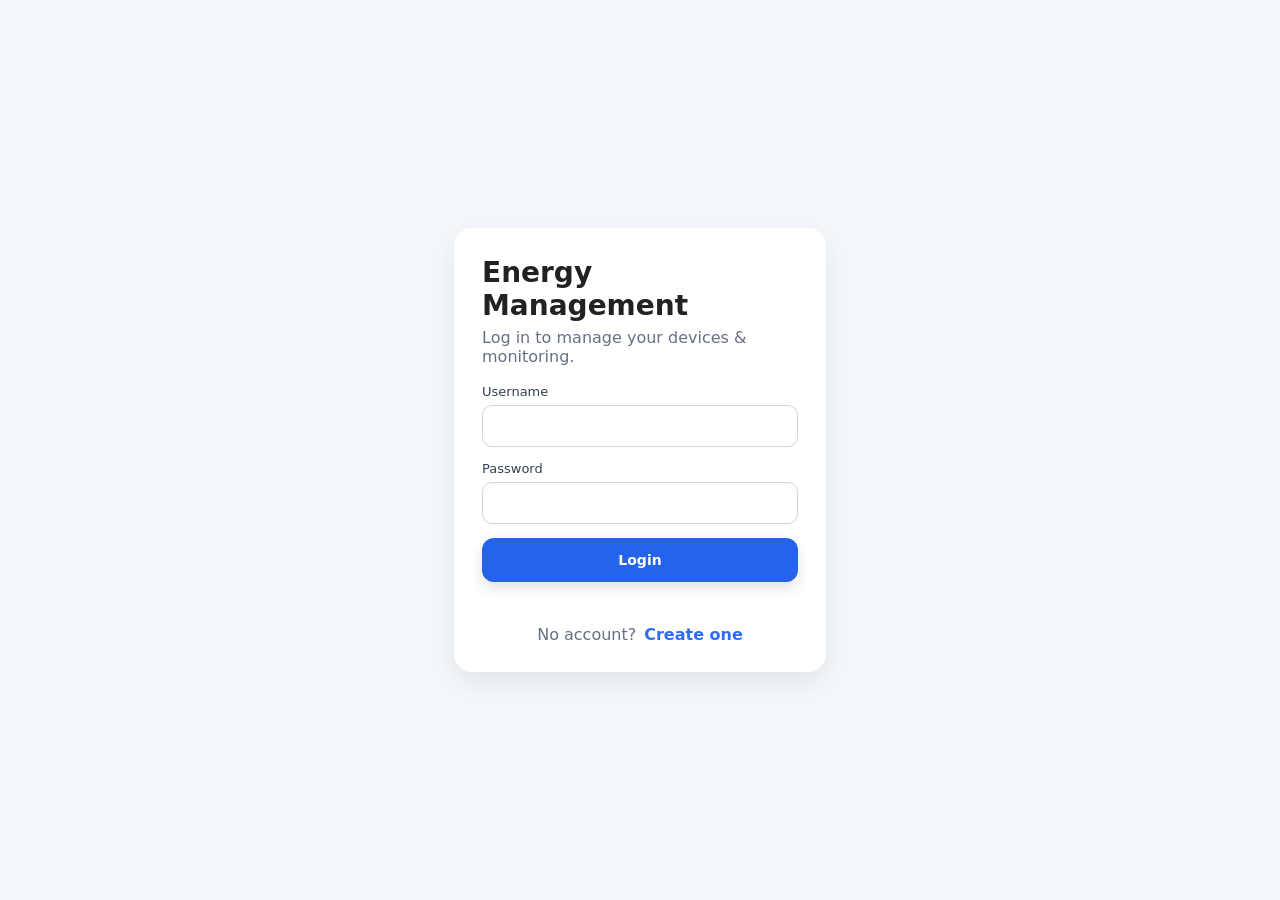
<file: frontend/login.html>
<!DOCTYPE html>
<html lang="en">
<head>
    <meta charset="UTF-8" />
    <title>Energy Management - Login</title>
    <meta name="viewport" content="width=device-width, initial-scale=1.0" />
    <link rel="stylesheet" href="styles.css" />
</head>
<body class="auth-body">
    <main class="auth-container">
        <div class="auth-card">
        <h1 class="auth-title">Energy Management</h1>
        <p class="auth-subtitle">Log in to manage your devices & monitoring.</p>

        <form id="loginForm" class="auth-form">
            <div class="auth-field">
            <label for="username">Username</label>
            <input id="username" type="text" autocomplete="username" required />
            </div>

            <div class="auth-field">
            <label for="password">Password</label>
            <input id="password" type="password" autocomplete="current-password" required />
            </div>

            <button class="primary-btn full" type="submit">Login</button>
        </form>

        <div id="loginStatus" class="status"></div>

        <div class="auth-footer">
            <span>No account?</span>
            <a class="link-btn" href="/register.html">Create one</a>
        </div>
        </div>
    </main>

    <script src="login.js"></script>
</body>
</html>
</file>
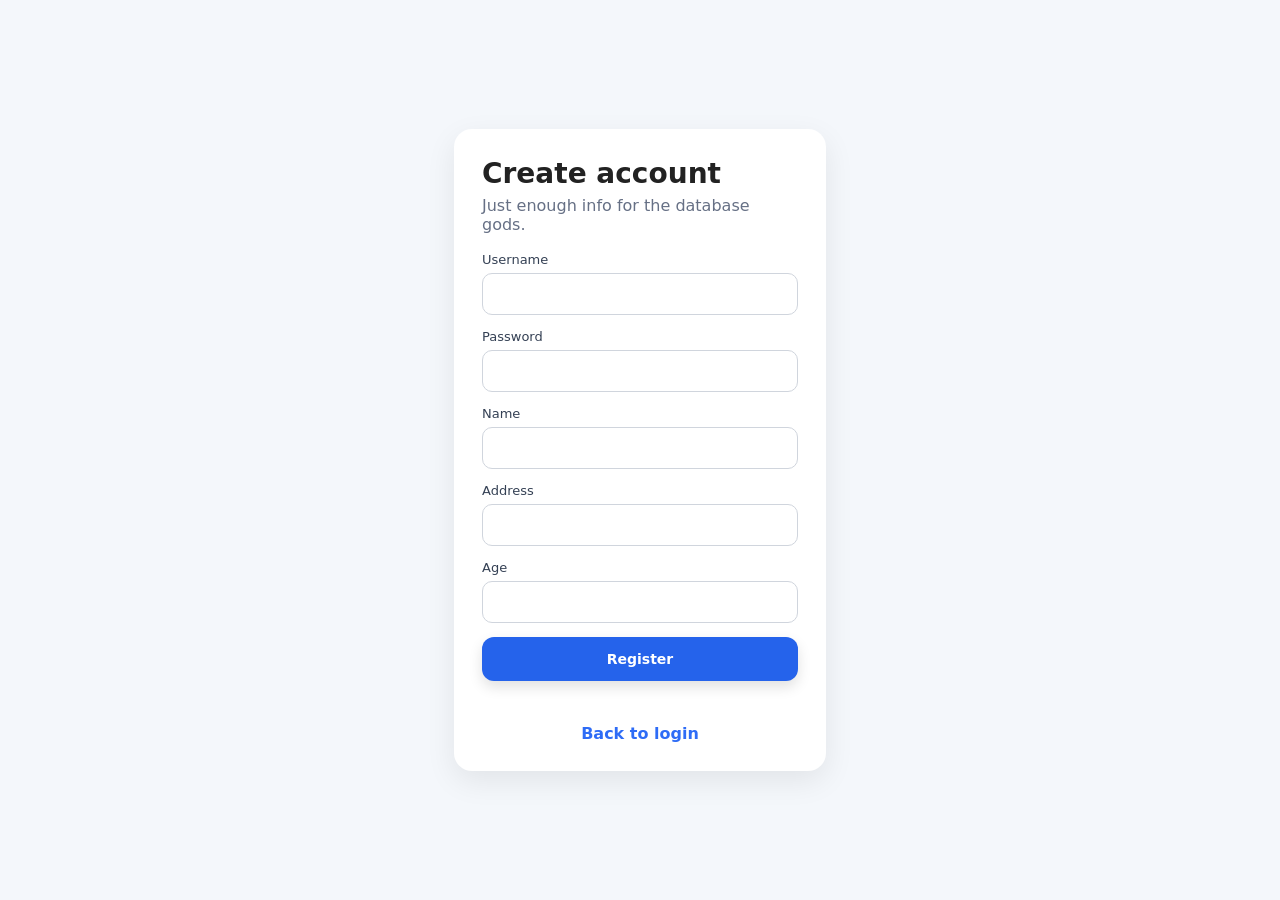
<file: frontend/register.html>
<!DOCTYPE html>
<html lang="en">
<head>
    <meta charset="UTF-8" />
    <title>Energy Management - Register</title>
    <meta name="viewport" content="width=device-width, initial-scale=1.0" />
    <link rel="stylesheet" href="styles.css" />
</head>
<body class="auth-body">
    <main class="auth-container">
        <div class="auth-card">
        <h1 class="auth-title">Create account</h1>
        <p class="auth-subtitle">Just enough info for the database gods.</p>

        <form id="registerForm" class="auth-form">
            <div class="auth-field">
                <label>Username</label>
                <input id="username" type="text" required />
            </div>

            <div class="auth-field">
                <label>Password</label>
                <input id="password" type="password" required />
            </div>

            <div class="auth-field">
                <label>Name</label>
                <input id="name" type="text" required />
            </div>

            <div class="auth-field">
                <label>Address</label>
                <input id="address" type="text" required />
            </div>

            <div class="auth-field">
                <label>Age</label>
                <input id="age" type="number" required />
            </div>

            <button class="primary-btn full" type="submit">Register</button>
        </form>

        <div id="registerStatus" class="status"></div>
        <script src="./register.js"></script>



        <div class="auth-footer">
            <a class="link-btn" href="/login.html">Back to login</a>
        </div>
        </div>
    </main>

</body>
</html>
</file>
<file: frontend/styles.css>
/* ---------- RESET MIC ---------- */
* {
  box-sizing: border-box;
}

body {
  margin: 0;
  font-family: system-ui, -apple-system, BlinkMacSystemFont, "Segoe UI", sans-serif;
  background: #f4f6fb;
  color: #222;
}

/* ---------- NAVBAR COMUN ---------- */
.top-bar {
  display: flex;
  justify-content: space-between;
  align-items: center;
  padding: 0.75rem 3rem;
  background: #ffffff;
  border-bottom: 1px solid #e1e5f0;
  box-shadow: 0 2px 6px rgba(15, 23, 42, 0.05);
}

.brand {
  font-weight: 700;
  font-size: 1.2rem;
  color: #1a73e8;
}

.top-nav {
  display: flex;
  gap: 1rem;
  align-items: center;
}

.top-nav a {
  text-decoration: none;
  color: #333;
  font-size: 0.95rem;
  padding: 0.35rem 0.9rem;
  border-radius: 999px;
  transition: background 0.15s ease, color 0.15s ease;
}

.top-nav a:hover {
  background: #e3edff;
}

.top-nav a.active {
  background: #1a73e8;
  color: #fff;
  font-weight: 600;
}

/* ---------- PAGINA ADMIN (index.html) ---------- */

h1 {
  text-align: left;
  max-width: 1100px;
  margin: 2rem auto 0.5rem;
  font-size: 2.2rem;
}

.subtitle {
  max-width: 1100px;
  margin: 0 auto 1.5rem;
  color: #555;
  line-height: 1.4;
}

.subtitle code {
  background: #eef2ff;
  padding: 0.1rem 0.35rem;
  border-radius: 4px;
}

/* butoane overview sus */
.buttons {
  max-width: 1100px;
  margin: 0 auto 1.5rem;
  display: flex;
  flex-wrap: wrap;
  gap: 0.75rem;
}

.buttons button {
  display: inline-flex;
  align-items: center;
  gap: 0.4rem;
  border: none;
  border-radius: 999px;
  padding: 0.45rem 0.95rem;
  cursor: pointer;
  background: #22c55e;
  color: #fff;
  font-weight: 500;
  font-size: 0.9rem;
  box-shadow: 0 1px 3px rgba(16, 185, 129, 0.3);
}

.buttons button:hover {
  background: #16a34a;
}

.badge-get,
.badge-post {
  padding: 0.15rem 0.45rem;
  border-radius: 999px;
  font-size: 0.75rem;
  font-weight: 700;
  color: #fff;
}

.badge-get {
  background: #2563eb;
}

.badge-post {
  background: #9333ea;
}

/* carduri / fieldset-uri */
fieldset {
  max-width: 1100px;
  margin: 1rem auto;
  border-radius: 10px;
  border: 1px solid #dde3f0;
  background: #ffffff;
  padding: 1.25rem 1.5rem 1.4rem;
  box-shadow: 0 4px 10px rgba(15, 23, 42, 0.04);
}

legend {
  padding: 0 0.4rem;
  font-weight: 600;
  color: #111827;
}

/* rânduri formular */
.form-row {
  display: flex;
  align-items: center;
  gap: 0.75rem;
  margin-bottom: 0.65rem;
}

.form-row label {
  flex: 0 0 150px;
  font-size: 0.9rem;
  color: #374151;
}

.form-row input,
.form-row select {
  flex: 1;
  padding: 0.45rem 0.6rem;
  border-radius: 6px;
  border: 1px solid #cbd5f1;
  font-size: 0.9rem;
  background: #f9fafb;
}

.form-row input:focus,
.form-row select:focus {
  outline: none;
  border-color: #1d4ed8;
  box-shadow: 0 0 0 2px rgba(59, 130, 246, 0.25);
}

/* butoane generale */
button {
  font-family: inherit;
}

fieldset > button {
  margin-top: 0.7rem;
  padding: 0.45rem 1rem;
  border-radius: 999px;
  border: none;
  background: #22c55e;
  color: #fff;
  font-weight: 500;
  cursor: pointer;
  display: inline-flex;
  align-items: center;
  gap: 0.4rem;
}

fieldset > button:hover {
  background: #16a34a;
}

/* zona de rezultat */
pre#result {
  max-height: 260px;
  overflow: auto;
  background: #0f172a;
  color: #e5e7eb;
  padding: 0.85rem 1rem;
  border-radius: 8px;
  font-size: 0.85rem;
}

/* ---------- PAGINA MONITORING (charts.html) ---------- */

/* container principal */
.page-container {
  max-width: 1100px;
  margin: 2rem auto 3rem;
  padding: 0 1.5rem;
}

.page-title {
  text-align: center;
  font-size: 32px;
  margin-top: 40px;
  margin-bottom: 40px;
}

/* formularul cu select-urile & data */
.monitoring-controls {
  max-width: 900px;
  margin: 0 auto 40px auto;
  display: flex;
  flex-wrap: wrap;
  justify-content: center;
  align-items: flex-end;
  gap: 24px 40px;
}

.monitoring-field {
  display: flex;
  flex-direction: column;
  gap: 6px;
  min-width: 220px;
}

.monitoring-field label {
  font-weight: 500;
  font-size: 14px;
  color: #333;
}

.monitoring-field select,
.monitoring-field input[type="date"] {
  padding: 8px 10px;
  border-radius: 8px;
  border: 1px solid #d0d7e2;
  font-size: 14px;
  background-color: #fff;
}

/* grupul cu buton */
.button-group {
  display: flex;
  align-items: flex-end;
  justify-content: center;
}

/* butonul principal de pe charts */
.primary-btn {
  padding: 10px 22px;
  border-radius: 999px;
  border: none;
  background: #2563eb;
  color: #fff;
  font-weight: 600;
  font-size: 14px;
  cursor: pointer;
  box-shadow: 0 6px 14px rgba(0, 0, 0, 0.12);
  transition: background-color 0.15s ease, transform 0.1s ease,
    box-shadow 0.1s ease;
}

.primary-btn:hover {
  background: #1d4ed8;
  transform: translateY(-1px);
  box-shadow: 0 8px 18px rgba(0, 0, 0, 0.16);
}

.primary-btn:active {
  transform: translateY(0);
  box-shadow: 0 4px 10px rgba(0, 0, 0, 0.1);
}

/* mesaj status (erori, info) */
.status {
  min-height: 1.2rem;
  margin: 0.5rem auto 1rem;
  max-width: 800px;
  font-size: 0.9rem;
  color: #6b7280;
  text-align: center;
}

.status.ok {
  color: #16a34a;
}

.status.error {
  color: #dc2626;
}

/* secțiunea cu chart-ul */
.chart-section {
  margin-top: 1.5rem;
}

.section-title {
  font-size: 1.25rem;
  margin-bottom: 0.75rem;
}

.chart-container {
  background: #ffffff;
  border-radius: 16px;
  padding: 1.25rem;
  box-shadow: 0 6px 16px rgba(15, 23, 42, 0.08);
  border: 1px solid #e2e8f0;
}

/* canvas-ul chart-ului să fie responsive */
.chart-container canvas {
  width: 100% !important;
  max-height: 380px;
}

/* ---------- RESPONSIVE ---------- */

@media (max-width: 768px) {
  .top-bar {
    padding: 0.75rem 1.25rem;
  }

  h1,
  .subtitle,
  fieldset,
  .buttons,
  .page-container {
    max-width: 100%;
    margin-left: auto;
    margin-right: auto;
  }

  .form-row {
    flex-direction: column;
    align-items: stretch;
  }

  .form-row label {
    flex: 0 0 auto;
  }

  .monitoring-controls {
    flex-direction: column;
    align-items: stretch;
  }

  .button-group {
    justify-content: center;
  }
}


/* AUTH PAGES (login/register) */
.auth-body {
  min-height: 100vh;
  display: grid;
  place-items: center;
  background: #f4f7fb;
}

.auth-container {
  width: min(420px, 92vw);
  padding: 24px;
}

.auth-card {
  background: white;
  border-radius: 18px;
  padding: 28px;
  box-shadow: 0 10px 30px rgba(0,0,0,0.08);
}

.auth-title {
  margin: 0 0 6px 0;
  font-size: 28px;
  font-weight: 800;
}

.auth-subtitle {
  margin: 0 0 18px 0;
  color: #667085;
}

.auth-form {
  display: grid;
  gap: 14px;
}

.auth-field label {
  display: block;
  font-size: 13px;
  margin-bottom: 6px;
  color: #344054;
}

.auth-field input {
  width: 100%;
  height: 42px;
  border-radius: 10px;
  border: 1px solid #d0d5dd;
  padding: 0 12px;
  outline: none;
}

.auth-field input:focus {
  border-color: #2e6cf6;
  box-shadow: 0 0 0 3px rgba(46,108,246,0.15);
}

.primary-btn.full {
  width: 100%;
  height: 44px;
  border-radius: 12px;
}

.auth-footer {
  margin-top: 16px;
  display: flex;
  gap: 8px;
  justify-content: center;
  color: #667085;
}

.link-btn {
  color: #2e6cf6;
  text-decoration: none;
  font-weight: 600;
}

.link-btn:hover {
  text-decoration: underline;
}

.chat-box {
  margin-top: 30px;
}

.chat-log {
  background: #111;
  color: #0f0;
  padding: 10px;
  height: 200px;
  overflow-y: auto;
  font-size: 13px;
  border-radius: 6px;
}
</file>
